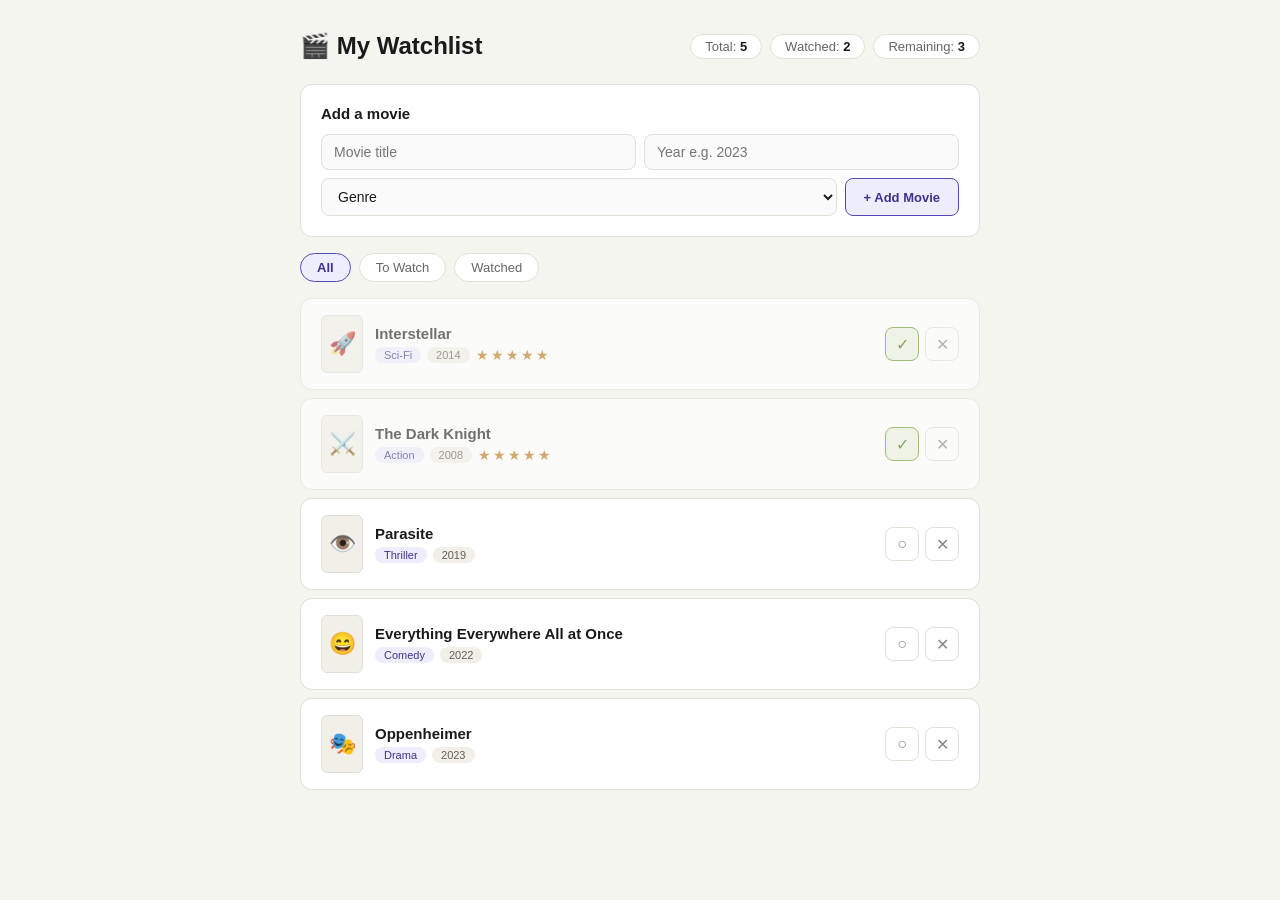
<file: project 3/index.html>
<!DOCTYPE html>
<html lang="en">
<head>
  <meta charset="UTF-8" />
  <meta name="viewport" content="width=device-width, initial-scale=1.0" />
  <title>Movie Watchlist</title>
  <link rel="stylesheet" href="style.css" />
</head>
<body>

  <div class="wrap">

    <div class="header">
      <h1>&#127916; My Watchlist</h1>
      <div class="stats">
        <div class="pill">Total: <span id="st-total">0</span></div>
        <div class="pill">Watched: <span id="st-watched">0</span></div>
        <div class="pill">Remaining: <span id="st-left">0</span></div>
      </div>
    </div>

    <div class="add-card">
      <h2>Add a movie</h2>
      <div class="form-row">
        <input type="text" id="inp-title" placeholder="Movie title" />
        <input type="number" id="inp-year" placeholder="Year e.g. 2023" min="1900" max="2026" />
      </div>
      <div class="form-full">
        <select id="inp-genre">
          <option value="">Genre</option>
          <option>Action</option>
          <option>Comedy</option>
          <option>Drama</option>
          <option>Horror</option>
          <option>Sci-Fi</option>
          <option>Romance</option>
          <option>Thriller</option>
          <option>Animation</option>
          <option>Documentary</option>
        </select>
        <button class="add-btn" id="add-btn">+ Add Movie</button>
      </div>
    </div>

    <div class="filters">
      <button class="filter-btn active" data-filter="all">All</button>
      <button class="filter-btn" data-filter="unwatched">To Watch</button>
      <button class="filter-btn" data-filter="watched">Watched</button>
    </div>

    <div class="movie-list" id="movie-list"></div>

  </div>

  <script src="app.js"></script>
</body>
</html>
</file>
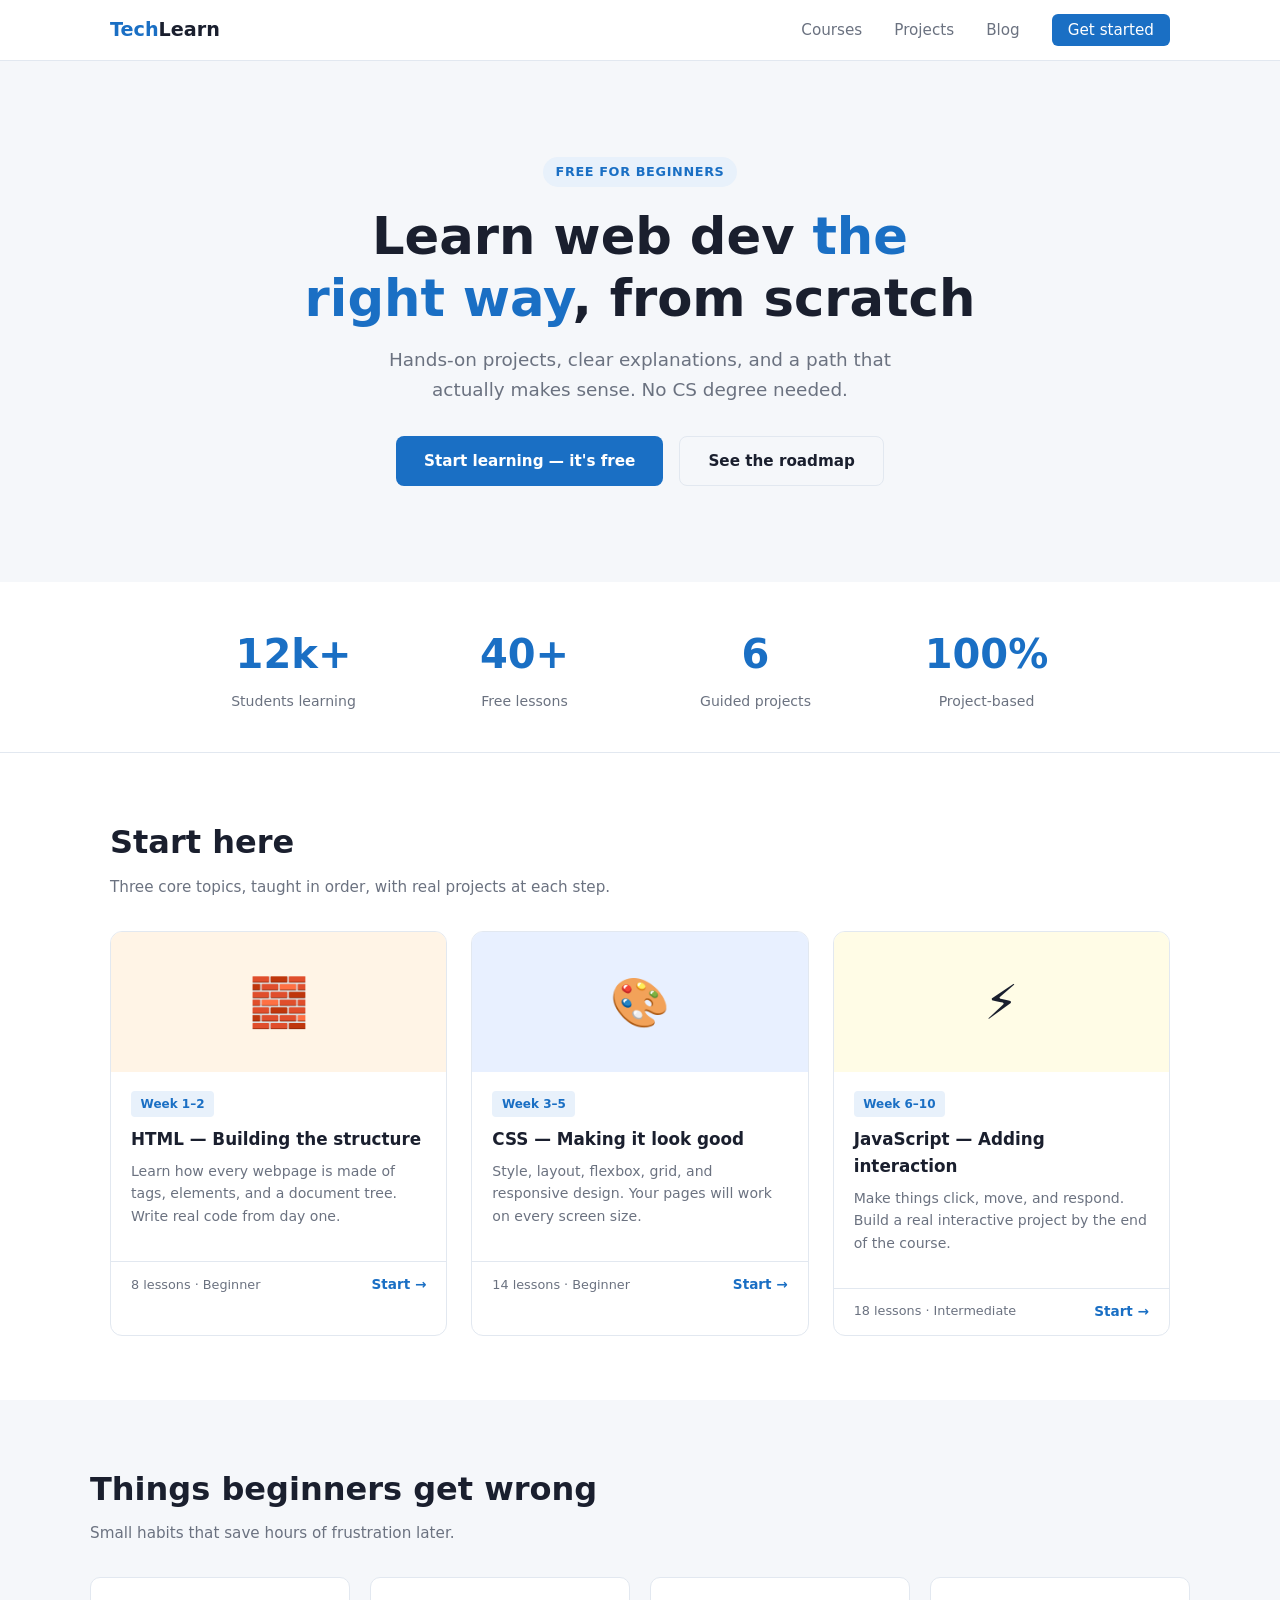
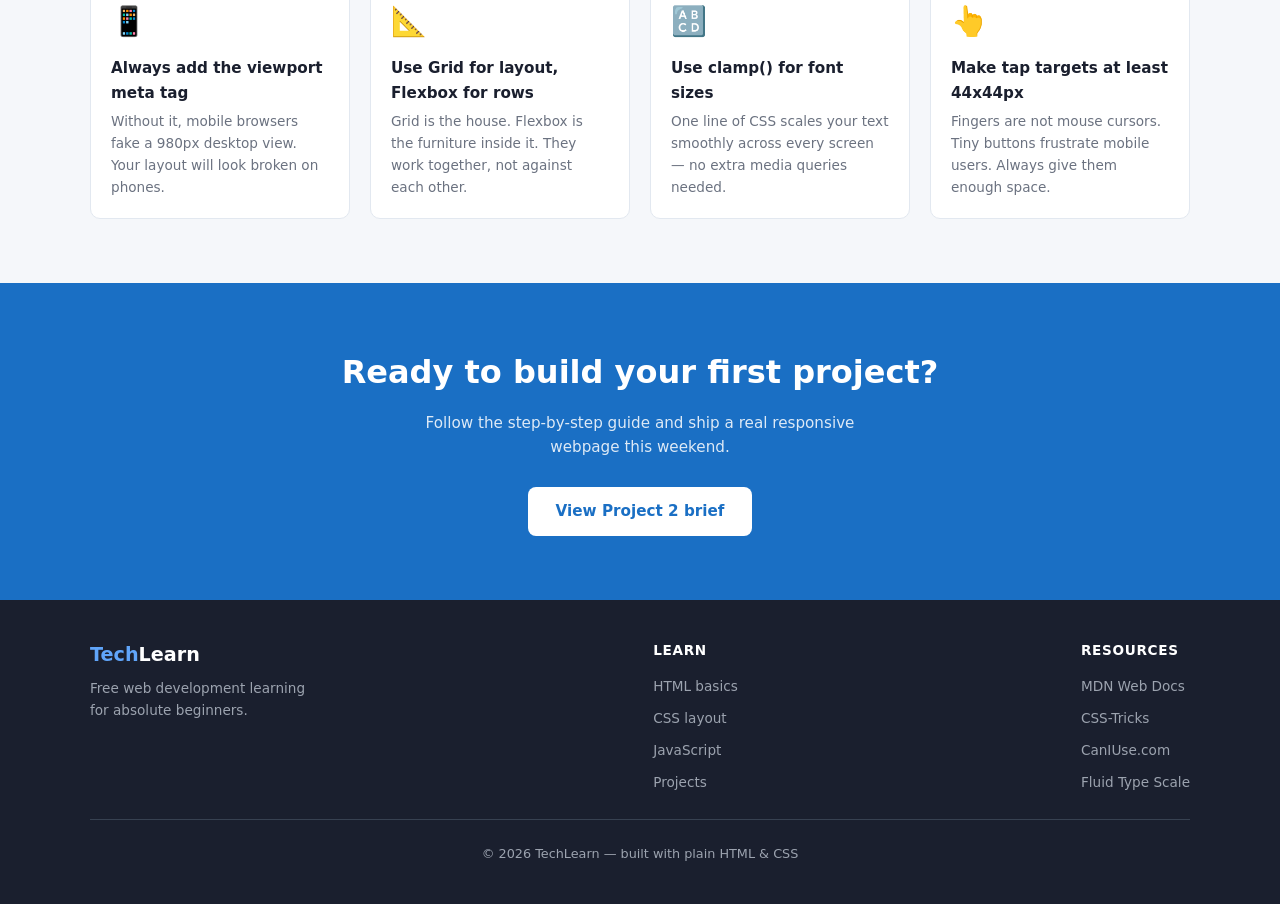
<file: prj2/responsive-layout.html>
<!DOCTYPE html>
<html lang="en">
<head>
  <meta charset="UTF-8" />
  <meta name="viewport" content="width=device-width, initial-scale=1" />
  <title>TechLearn — Learn Web Dev</title>
  <style>
    * { margin: 0; padding: 0; box-sizing: border-box; }

    :root {
      --blue: #1a6fc4;
      --blue-light: #e8f1fb;
      --dark: #1a1f2e;
      --gray: #6b7280;
      --light: #f5f7fa;
      --white: #ffffff;
      --border: #e2e8f0;
    }

    body {
      font-family: 'Segoe UI', system-ui, sans-serif;
      color: var(--dark);
      background: var(--white);
      line-height: 1.6;
    }

    /* NAVIGATION */
    header {
      background: var(--white);
      border-bottom: 1px solid var(--border);
      position: sticky;
      top: 0;
      z-index: 100;
    }

    nav {
      max-width: 1100px;
      margin: 0 auto;
      padding: 0 1.25rem;
      display: flex;
      align-items: center;
      justify-content: space-between;
      height: 60px;
    }

    .logo {
      font-size: 1.2rem;
      font-weight: 700;
      color: var(--blue);
      text-decoration: none;
    }

    .logo span { color: var(--dark); }

    .menu-btn {
      display: none;
      background: none;
      border: 1.5px solid var(--border);
      border-radius: 6px;
      padding: 6px 10px;
      cursor: pointer;
      font-size: 1.3rem;
      line-height: 1;
      color: var(--dark);
      min-width: 44px;
      min-height: 44px;
    }

    .nav-links {
      display: flex;
      list-style: none;
      gap: 2rem;
    }

    .nav-links a {
      text-decoration: none;
      color: var(--gray);
      font-size: 0.95rem;
    }

    .nav-links a:hover { color: var(--blue); }

    .nav-cta {
      background: var(--blue);
      color: var(--white) !important;
      padding: 0.45rem 1rem;
      border-radius: 6px;
    }

    #mobile-menu {
      display: none;
      position: absolute;
      top: 61px;
      left: 0;
      right: 0;
      background: var(--white);
      border-bottom: 1px solid var(--border);
      padding: 1rem 1.25rem;
    }

    #mobile-menu.open { display: block; }

    #mobile-menu ul { list-style: none; }

    #mobile-menu a {
      text-decoration: none;
      color: var(--dark);
      font-size: 1rem;
      display: block;
      padding: 0.75rem 0;
      border-bottom: 1px solid var(--border);
    }

    /* HERO */
    .hero {
      background: var(--light);
      padding: clamp(3rem, 8vw, 6rem) 1.25rem;
      text-align: center;
    }

    .hero-tag {
      display: inline-block;
      background: var(--blue-light);
      color: var(--blue);
      font-size: 0.8rem;
      font-weight: 600;
      padding: 0.3rem 0.8rem;
      border-radius: 20px;
      margin-bottom: 1.2rem;
      text-transform: uppercase;
      letter-spacing: 0.05em;
    }

    .hero h1 {
      font-size: clamp(1.8rem, 5vw, 3.2rem);
      font-weight: 800;
      line-height: 1.2;
      max-width: 680px;
      margin: 0 auto 1rem;
    }

    .hero h1 em {
      color: var(--blue);
      font-style: normal;
    }

    .hero p {
      color: var(--gray);
      font-size: clamp(1rem, 2vw, 1.15rem);
      max-width: 520px;
      margin: 0 auto 2rem;
    }

    .hero-btns {
      display: flex;
      gap: 1rem;
      justify-content: center;
      flex-wrap: wrap;
    }

    .btn-primary {
      background: var(--blue);
      color: var(--white);
      padding: 0.75rem 1.75rem;
      border-radius: 8px;
      text-decoration: none;
      font-weight: 600;
      font-size: 0.95rem;
      min-height: 44px;
      display: inline-flex;
      align-items: center;
    }

    .btn-outline {
      border: 1.5px solid var(--border);
      color: var(--dark);
      padding: 0.75rem 1.75rem;
      border-radius: 8px;
      text-decoration: none;
      font-weight: 600;
      font-size: 0.95rem;
      min-height: 44px;
      display: inline-flex;
      align-items: center;
    }

    /* STATS */
    .stats {
      background: var(--white);
      padding: 2.5rem 1.25rem;
      border-bottom: 1px solid var(--border);
    }

    .stats-grid {
      max-width: 900px;
      margin: 0 auto;
      display: grid;
      grid-template-columns: repeat(auto-fit, minmax(160px, 1fr));
      gap: 1.5rem;
      text-align: center;
    }

    .stat-num {
      font-size: clamp(1.8rem, 4vw, 2.5rem);
      font-weight: 800;
      color: var(--blue);
    }

    .stat-label {
      font-size: 0.88rem;
      color: var(--gray);
      margin-top: 0.2rem;
    }

    /* COURSES */
    .section {
      max-width: 1100px;
      margin: 0 auto;
      padding: clamp(2.5rem, 5vw, 4rem) 1.25rem;
    }

    .section-head { margin-bottom: 2rem; }

    .section-head h2 {
      font-size: clamp(1.4rem, 3vw, 2rem);
      font-weight: 800;
      margin-bottom: 0.4rem;
    }

    .section-head p {
      color: var(--gray);
      font-size: 0.95rem;
    }

    .card-grid {
      display: grid;
      grid-template-columns: repeat(auto-fit, minmax(280px, 1fr));
      gap: 1.5rem;
    }

    .card {
      border: 1px solid var(--border);
      border-radius: 12px;
      overflow: hidden;
    }

    .card-img {
      height: 140px;
      display: flex;
      align-items: center;
      justify-content: center;
      font-size: 3rem;
    }

    .card-img.html { background: #fff4e6; }
    .card-img.css  { background: #e8f0ff; }
    .card-img.js   { background: #fffce6; }

    .card-body { padding: 1.1rem 1.25rem; }

    .card-badge {
      font-size: 0.75rem;
      font-weight: 600;
      color: var(--blue);
      background: var(--blue-light);
      padding: 0.2rem 0.6rem;
      border-radius: 4px;
      display: inline-block;
      margin-bottom: 0.6rem;
    }

    .card-body h3 {
      font-size: 1.05rem;
      font-weight: 700;
      margin-bottom: 0.4rem;
    }

    .card-body p {
      font-size: 0.88rem;
      color: var(--gray);
      margin-bottom: 1rem;
    }

    .card-footer {
      display: flex;
      align-items: center;
      justify-content: space-between;
      border-top: 1px solid var(--border);
      padding: 0.75rem 1.25rem;
    }

    .card-meta { font-size: 0.8rem; color: var(--gray); }

    .card-link {
      color: var(--blue);
      font-size: 0.85rem;
      font-weight: 600;
      text-decoration: none;
    }

    /* TIPS */
    .tips-section {
      background: var(--light);
      padding: clamp(2.5rem, 5vw, 4rem) 1.25rem;
    }

    .tips-inner { max-width: 1100px; margin: 0 auto; }

    .tips-grid {
      display: grid;
      grid-template-columns: repeat(auto-fit, minmax(240px, 1fr));
      gap: 1.25rem;
      margin-top: 2rem;
    }

    .tip-card {
      background: var(--white);
      border-radius: 10px;
      padding: 1.25rem;
      border: 1px solid var(--border);
    }

    .tip-icon { font-size: 1.8rem; margin-bottom: 0.75rem; }

    .tip-card h4 {
      font-size: 0.95rem;
      font-weight: 700;
      margin-bottom: 0.4rem;
    }

    .tip-card p { font-size: 0.85rem; color: var(--gray); }

    /* CTA */
    .cta-banner {
      background: var(--blue);
      color: var(--white);
      text-align: center;
      padding: clamp(2.5rem, 5vw, 4rem) 1.25rem;
    }

    .cta-banner h2 {
      font-size: clamp(1.4rem, 3vw, 2rem);
      font-weight: 800;
      margin-bottom: 0.75rem;
    }

    .cta-banner p {
      opacity: 0.85;
      max-width: 480px;
      margin: 0 auto 1.75rem;
      font-size: 0.95rem;
    }

    .btn-white {
      background: var(--white);
      color: var(--blue);
      padding: 0.75rem 1.75rem;
      border-radius: 8px;
      text-decoration: none;
      font-weight: 700;
      font-size: 0.95rem;
      min-height: 44px;
      display: inline-flex;
      align-items: center;
    }

    /* FOOTER */
    footer {
      background: var(--dark);
      color: #9ca3af;
      padding: 2.5rem 1.25rem;
    }

    .footer-inner {
      max-width: 1100px;
      margin: 0 auto;
      display: flex;
      flex-wrap: wrap;
      gap: 2rem;
      justify-content: space-between;
    }

    .footer-brand p {
      font-size: 0.85rem;
      margin-top: 0.5rem;
      max-width: 220px;
    }

    .footer-links h5 {
      color: #fff;
      font-size: 0.85rem;
      font-weight: 700;
      margin-bottom: 0.75rem;
      text-transform: uppercase;
      letter-spacing: 0.05em;
    }

    .footer-links ul {
      list-style: none;
      display: flex;
      flex-direction: column;
      gap: 0.4rem;
    }

    .footer-links a {
      text-decoration: none;
      color: #9ca3af;
      font-size: 0.85rem;
    }

    .footer-links a:hover { color: #fff; }

    .footer-bottom {
      max-width: 1100px;
      margin: 1.5rem auto 0;
      padding-top: 1.5rem;
      border-top: 1px solid #374151;
      font-size: 0.8rem;
      text-align: center;
    }

    /* MOBILE BREAKPOINT */
    @media (max-width: 640px) {
      .menu-btn { display: block; }
      .nav-links { display: none; }
      .hero-btns { flex-direction: column; align-items: center; }
      .footer-inner { flex-direction: column; }
    }
  </style>
</head>
<body>

<header>
  <nav>
    <a href="#" class="logo">Tech<span>Learn</span></a>
    <button class="menu-btn" id="hamburger" aria-label="Open menu" aria-expanded="false">&#9776;</button>
    <ul class="nav-links">
      <li><a href="#">Courses</a></li>
      <li><a href="#">Projects</a></li>
      <li><a href="#">Blog</a></li>
      <li><a href="#" class="nav-cta">Get started</a></li>
    </ul>
  </nav>
  <div id="mobile-menu" role="navigation" aria-label="Mobile navigation">
    <ul>
      <li><a href="#">Courses</a></li>
      <li><a href="#">Projects</a></li>
      <li><a href="#">Blog</a></li>
      <li><a href="#" style="color:#1a6fc4;font-weight:600;">Get started</a></li>
    </ul>
  </div>
</header>

<section class="hero">
  <div class="hero-tag">Free for beginners</div>
  <h1>Learn web dev <em>the right way</em>, from scratch</h1>
  <p>Hands-on projects, clear explanations, and a path that actually makes sense. No CS degree needed.</p>
  <div class="hero-btns">
    <a href="#" class="btn-primary">Start learning — it's free</a>
    <a href="#" class="btn-outline">See the roadmap</a>
  </div>
</section>

<div class="stats">
  <div class="stats-grid">
    <div>
      <div class="stat-num">12k+</div>
      <div class="stat-label">Students learning</div>
    </div>
    <div>
      <div class="stat-num">40+</div>
      <div class="stat-label">Free lessons</div>
    </div>
    <div>
      <div class="stat-num">6</div>
      <div class="stat-label">Guided projects</div>
    </div>
    <div>
      <div class="stat-num">100%</div>
      <div class="stat-label">Project-based</div>
    </div>
  </div>
</div>

<section class="section">
  <div class="section-head">
    <h2>Start here</h2>
    <p>Three core topics, taught in order, with real projects at each step.</p>
  </div>
  <div class="card-grid">
    <div class="card">
      <div class="card-img html">🧱</div>
      <div class="card-body">
        <span class="card-badge">Week 1–2</span>
        <h3>HTML — Building the structure</h3>
        <p>Learn how every webpage is made of tags, elements, and a document tree. Write real code from day one.</p>
      </div>
      <div class="card-footer">
        <span class="card-meta">8 lessons · Beginner</span>
        <a href="#" class="card-link">Start →</a>
      </div>
    </div>
    <div class="card">
      <div class="card-img css">🎨</div>
      <div class="card-body">
        <span class="card-badge">Week 3–5</span>
        <h3>CSS — Making it look good</h3>
        <p>Style, layout, flexbox, grid, and responsive design. Your pages will work on every screen size.</p>
      </div>
      <div class="card-footer">
        <span class="card-meta">14 lessons · Beginner</span>
        <a href="#" class="card-link">Start →</a>
      </div>
    </div>
    <div class="card">
      <div class="card-img js">⚡</div>
      <div class="card-body">
        <span class="card-badge">Week 6–10</span>
        <h3>JavaScript — Adding interaction</h3>
        <p>Make things click, move, and respond. Build a real interactive project by the end of the course.</p>
      </div>
      <div class="card-footer">
        <span class="card-meta">18 lessons · Intermediate</span>
        <a href="#" class="card-link">Start →</a>
      </div>
    </div>
  </div>
</section>

<section class="tips-section">
  <div class="tips-inner">
    <div class="section-head">
      <h2>Things beginners get wrong</h2>
      <p>Small habits that save hours of frustration later.</p>
    </div>
    <div class="tips-grid">
      <div class="tip-card">
        <div class="tip-icon">📱</div>
        <h4>Always add the viewport meta tag</h4>
        <p>Without it, mobile browsers fake a 980px desktop view. Your layout will look broken on phones.</p>
      </div>
      <div class="tip-card">
        <div class="tip-icon">📐</div>
        <h4>Use Grid for layout, Flexbox for rows</h4>
        <p>Grid is the house. Flexbox is the furniture inside it. They work together, not against each other.</p>
      </div>
      <div class="tip-card">
        <div class="tip-icon">🔠</div>
        <h4>Use clamp() for font sizes</h4>
        <p>One line of CSS scales your text smoothly across every screen — no extra media queries needed.</p>
      </div>
      <div class="tip-card">
        <div class="tip-icon">👆</div>
        <h4>Make tap targets at least 44x44px</h4>
        <p>Fingers are not mouse cursors. Tiny buttons frustrate mobile users. Always give them enough space.</p>
      </div>
    </div>
  </div>
</section>

<section class="cta-banner">
  <h2>Ready to build your first project?</h2>
  <p>Follow the step-by-step guide and ship a real responsive webpage this weekend.</p>
  <a href="#" class="btn-white">View Project 2 brief</a>
</section>

<footer>
  <div class="footer-inner">
    <div class="footer-brand">
      <a href="#" class="logo" style="color:#60a5fa;">Tech<span style="color:#fff;">Learn</span></a>
      <p>Free web development learning for absolute beginners.</p>
    </div>
    <div class="footer-links">
      <h5>Learn</h5>
      <ul>
        <li><a href="#">HTML basics</a></li>
        <li><a href="#">CSS layout</a></li>
        <li><a href="#">JavaScript</a></li>
        <li><a href="#">Projects</a></li>
      </ul>
    </div>
    <div class="footer-links">
      <h5>Resources</h5>
      <ul>
        <li><a href="#">MDN Web Docs</a></li>
        <li><a href="#">CSS-Tricks</a></li>
        <li><a href="#">CanIUse.com</a></li>
        <li><a href="#">Fluid Type Scale</a></li>
      </ul>
    </div>
  </div>
  <div class="footer-bottom">
    &copy; 2026 TechLearn &mdash; built with plain HTML &amp; CSS
  </div>
</footer>

<script>
  const btn = document.getElementById('hamburger');
  const menu = document.getElementById('mobile-menu');
  btn.addEventListener('click', function() {
    const isOpen = menu.classList.toggle('open');
    btn.setAttribute('aria-expanded', isOpen);
  });
</script>

</body>
</html>
</file>
<file: project 3/style.css>
* {
  box-sizing: border-box;
  margin: 0;
  padding: 0;
}

body {
  font-family: 'Segoe UI', Tahoma, Geneva, Verdana, sans-serif;
  background-color: #f5f5f0;
  color: #1a1a1a;
  min-height: 100vh;
  padding: 2rem 1rem;
}

.wrap {
  max-width: 680px;
  margin: 0 auto;
}

/* Header */
.header {
  display: flex;
  align-items: center;
  justify-content: space-between;
  margin-bottom: 1.5rem;
  flex-wrap: wrap;
  gap: 10px;
}

h1 {
  font-size: 24px;
  font-weight: 600;
  color: #1a1a1a;
}

h2 {
  font-size: 15px;
  font-weight: 600;
  color: #1a1a1a;
  margin-bottom: 12px;
}

/* Stats pills */
.stats {
  display: flex;
  gap: 8px;
  flex-wrap: wrap;
}

.pill {
  background: #ffffff;
  border: 1px solid #e0e0d8;
  border-radius: 99px;
  padding: 4px 14px;
  font-size: 13px;
  color: #666;
}

.pill span {
  font-weight: 600;
  color: #1a1a1a;
}

/* Add movie card */
.add-card {
  background: #ffffff;
  border: 1px solid #e0e0d8;
  border-radius: 12px;
  padding: 1.25rem;
  margin-bottom: 1rem;
}

.form-row {
  display: grid;
  grid-template-columns: 1fr 1fr;
  gap: 8px;
  margin-bottom: 8px;
}

.form-full {
  display: flex;
  gap: 8px;
}

input[type="text"],
input[type="number"],
select {
  width: 100%;
  padding: 9px 12px;
  border: 1px solid #e0e0d8;
  border-radius: 8px;
  font-size: 14px;
  background: #fafafa;
  color: #1a1a1a;
  outline: none;
  transition: border-color 0.2s;
}

input:focus,
select:focus {
  border-color: #7f77dd;
  background: #fff;
}

.add-btn {
  padding: 9px 18px;
  border-radius: 8px;
  border: 1px solid #534ab7;
  background: #eeedfe;
  color: #3c3489;
  font-size: 13px;
  font-weight: 600;
  cursor: pointer;
  white-space: nowrap;
  transition: background 0.15s;
}

.add-btn:hover {
  background: #cecbf6;
}

/* Filter buttons */
.filters {
  display: flex;
  gap: 8px;
  margin-bottom: 1rem;
  flex-wrap: wrap;
}

.filter-btn {
  padding: 6px 16px;
  border-radius: 99px;
  border: 1px solid #e0e0d8;
  background: #ffffff;
  color: #666;
  font-size: 13px;
  cursor: pointer;
  transition: all 0.15s;
}

.filter-btn:hover {
  border-color: #7f77dd;
  color: #3c3489;
}

.filter-btn.active {
  background: #eeedfe;
  border-color: #534ab7;
  color: #3c3489;
  font-weight: 600;
}

/* Movie list */
.movie-list {
  display: grid;
  gap: 8px;
}

.movie-card {
  background: #ffffff;
  border: 1px solid #e0e0d8;
  border-radius: 12px;
  padding: 1rem 1.25rem;
  display: flex;
  align-items: center;
  gap: 12px;
  transition: border-color 0.15s;
}

.movie-card:hover {
  border-color: #b0aee0;
}

.movie-card.watched {
  opacity: 0.6;
}

/* Poster icon box */
.poster {
  width: 42px;
  height: 58px;
  border-radius: 6px;
  background: #f1efe8;
  border: 1px solid #e0e0d8;
  display: flex;
  align-items: center;
  justify-content: center;
  font-size: 22px;
  flex-shrink: 0;
}

/* Movie info */
.movie-info {
  flex: 1;
  min-width: 0;
}

.movie-title {
  font-size: 15px;
  font-weight: 600;
  color: #1a1a1a;
  white-space: nowrap;
  overflow: hidden;
  text-overflow: ellipsis;
}

.movie-meta {
  display: flex;
  gap: 6px;
  margin-top: 5px;
  flex-wrap: wrap;
  align-items: center;
}

/* Badges */
.badge {
  font-size: 11px;
  padding: 2px 9px;
  border-radius: 99px;
}

.badge-genre {
  background: #eeedfe;
  color: #3c3489;
}

.badge-year {
  background: #f1efe8;
  color: #5f5e5a;
}

/* Star rating */
.stars {
  display: flex;
  gap: 2px;
}

.star {
  font-size: 14px;
  cursor: pointer;
  color: #d3d1c7;
  transition: color 0.1s;
}

.star.on {
  color: #ba7517;
}

/* Action buttons */
.movie-actions {
  display: flex;
  gap: 6px;
  flex-shrink: 0;
}

.icon-btn {
  width: 34px;
  height: 34px;
  border-radius: 8px;
  border: 1px solid #e0e0d8;
  background: #ffffff;
  cursor: pointer;
  display: flex;
  align-items: center;
  justify-content: center;
  font-size: 16px;
  transition: all 0.15s;
  color: #888;
}

.icon-btn:hover {
  background: #f1efe8;
  border-color: #b0aee0;
}

.watched-btn.on {
  background: #eaf3de;
  border-color: #639922;
  color: #3b6d11;
}

.del-btn:hover {
  background: #fcebeb;
  border-color: #e24b4a;
  color: #791f1f;
}

/* Empty state */
.empty {
  text-align: center;
  padding: 3rem 1rem;
  color: #888;
  font-size: 14px;
  border: 1px dashed #d3d1c7;
  border-radius: 12px;
}

.empty-icon {
  font-size: 36px;
  display: block;
  margin-bottom: 10px;
}

/* Responsive */
@media (max-width: 480px) {
  .form-row {
    grid-template-columns: 1fr;
  }

  .header {
    flex-direction: column;
    align-items: flex-start;
  }
}
</file>
